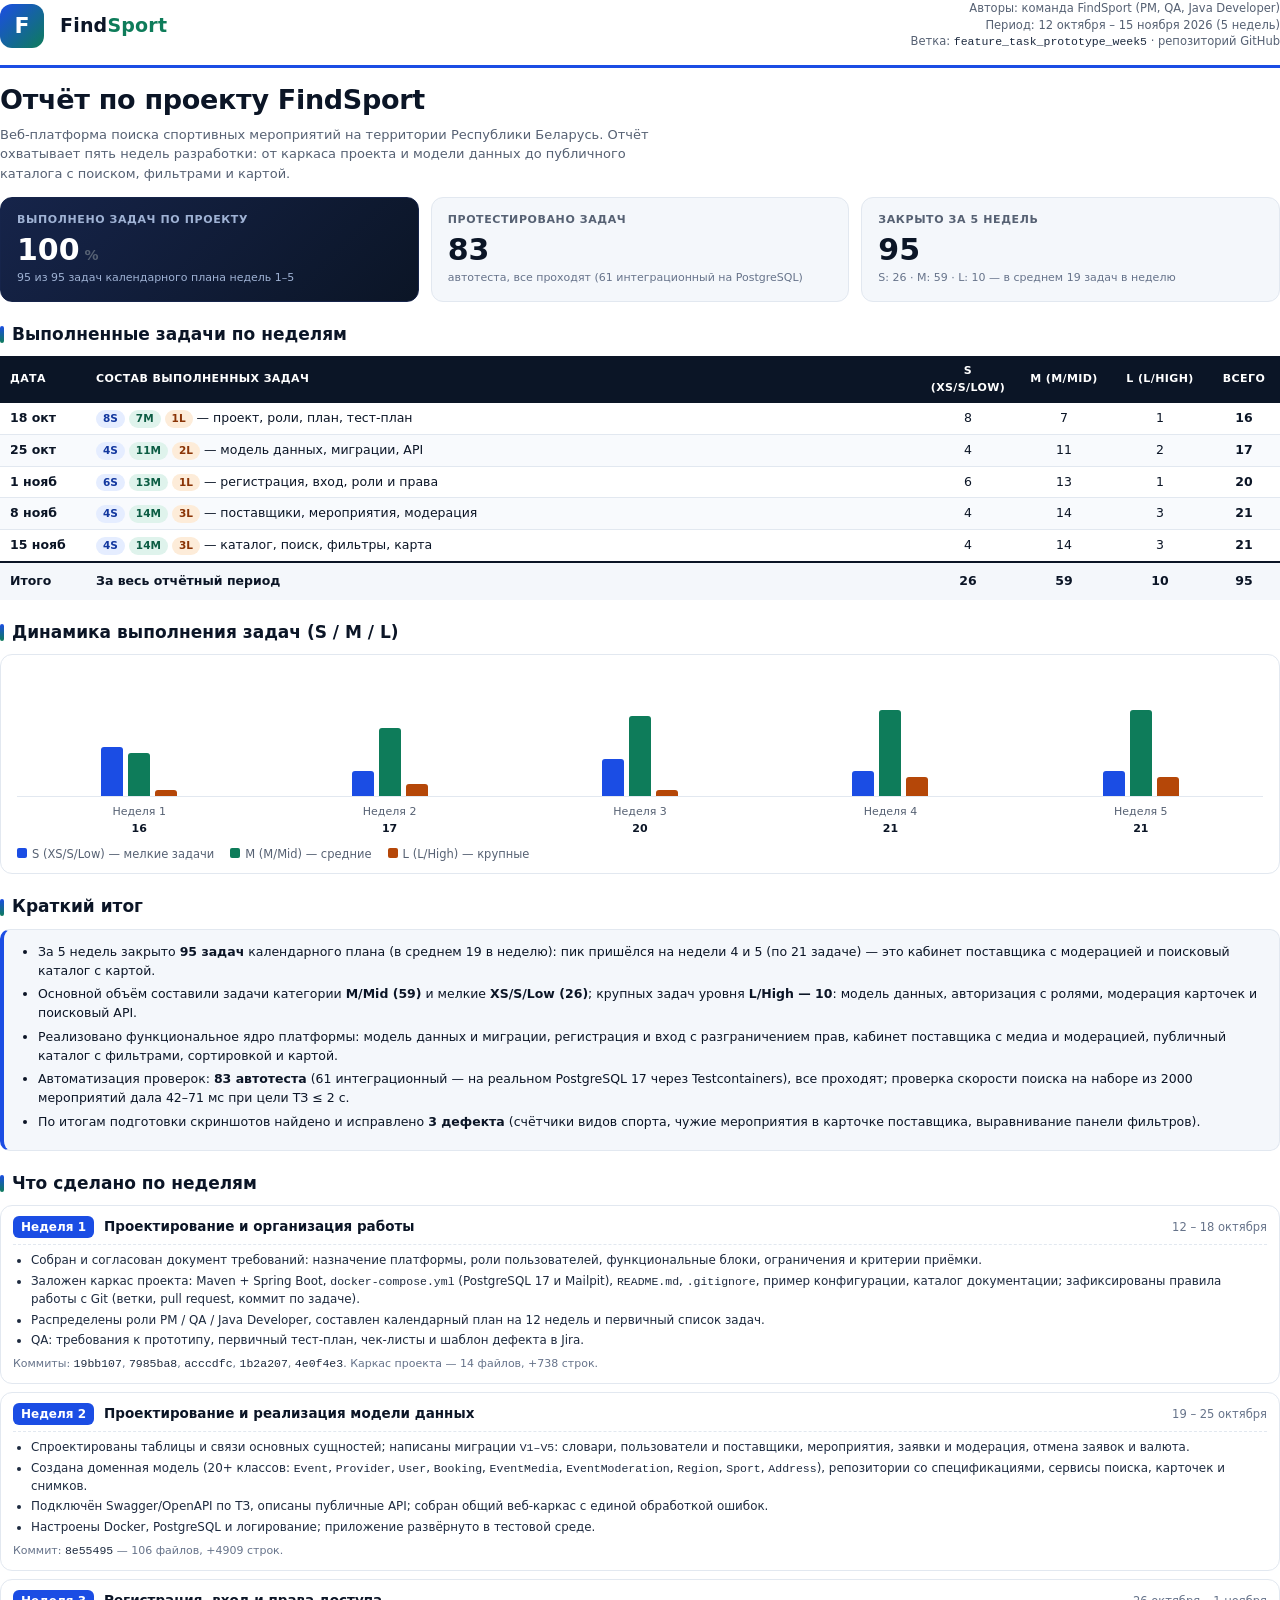
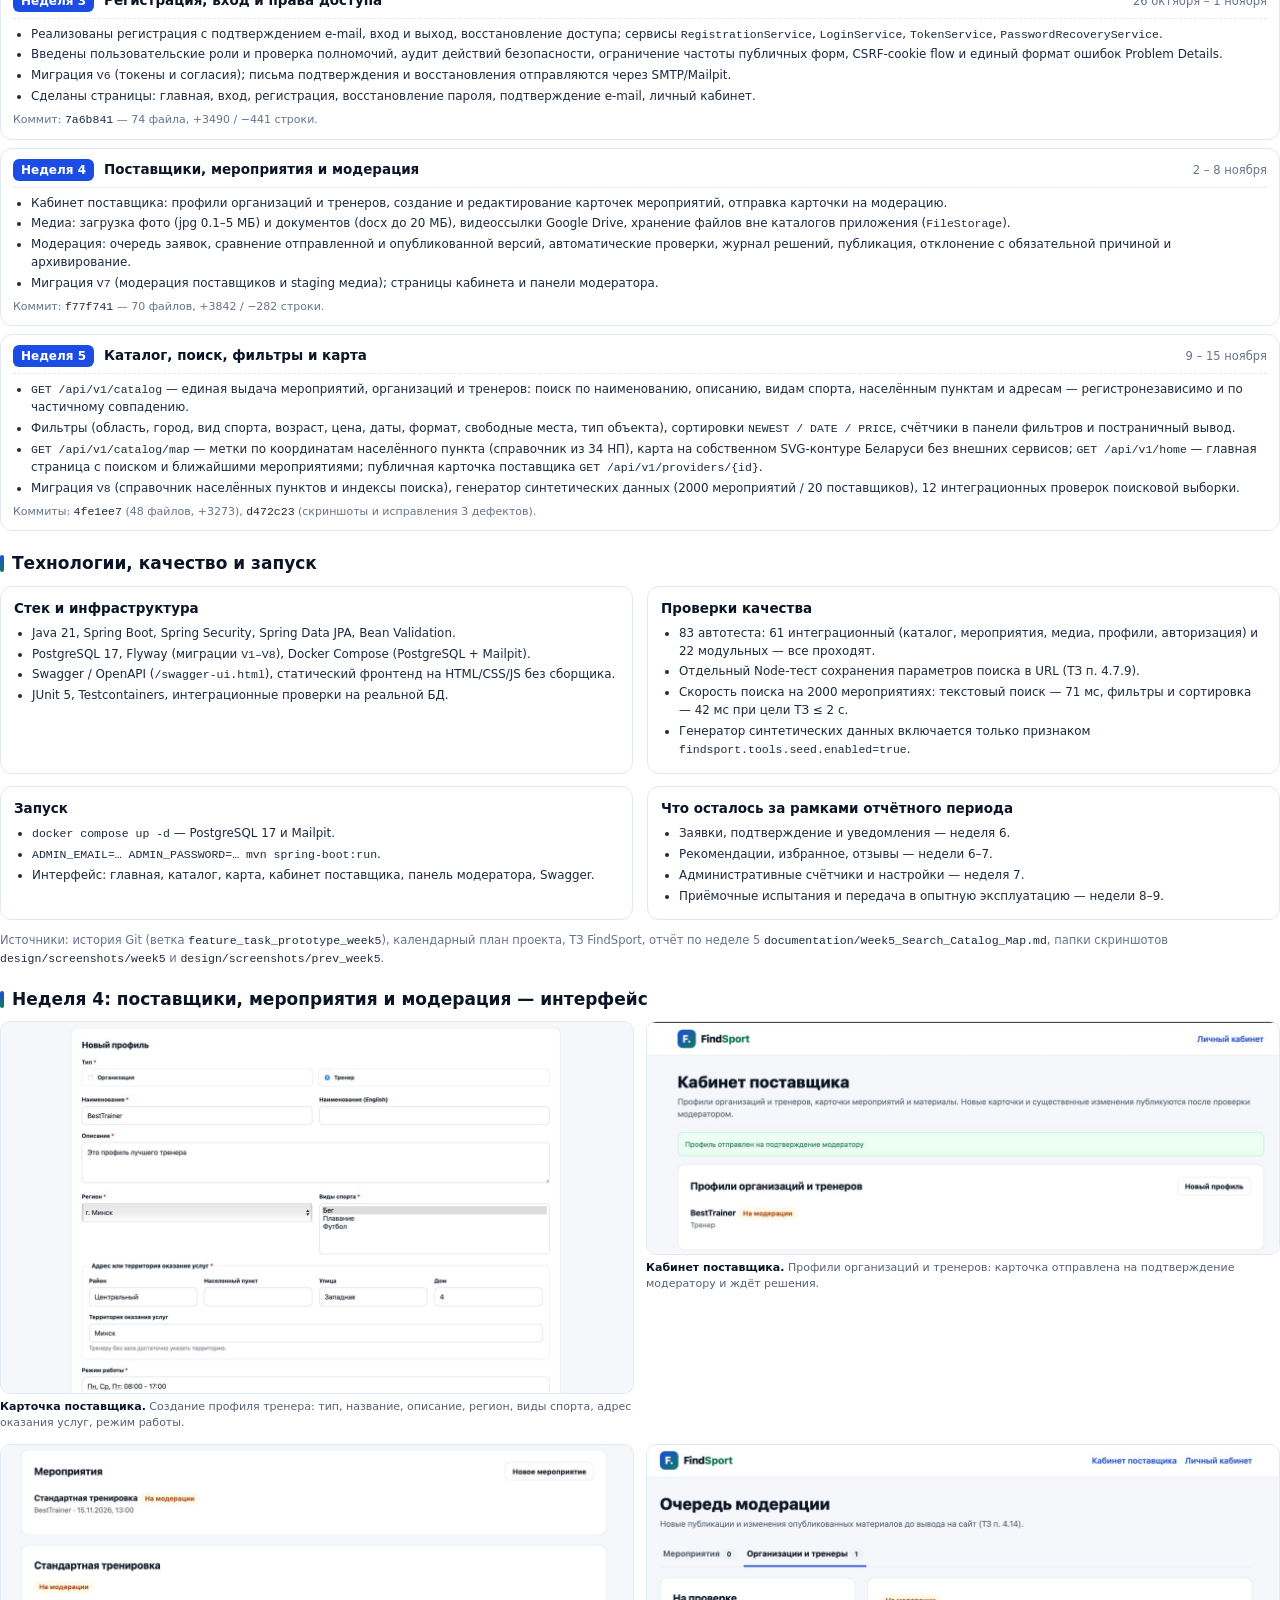
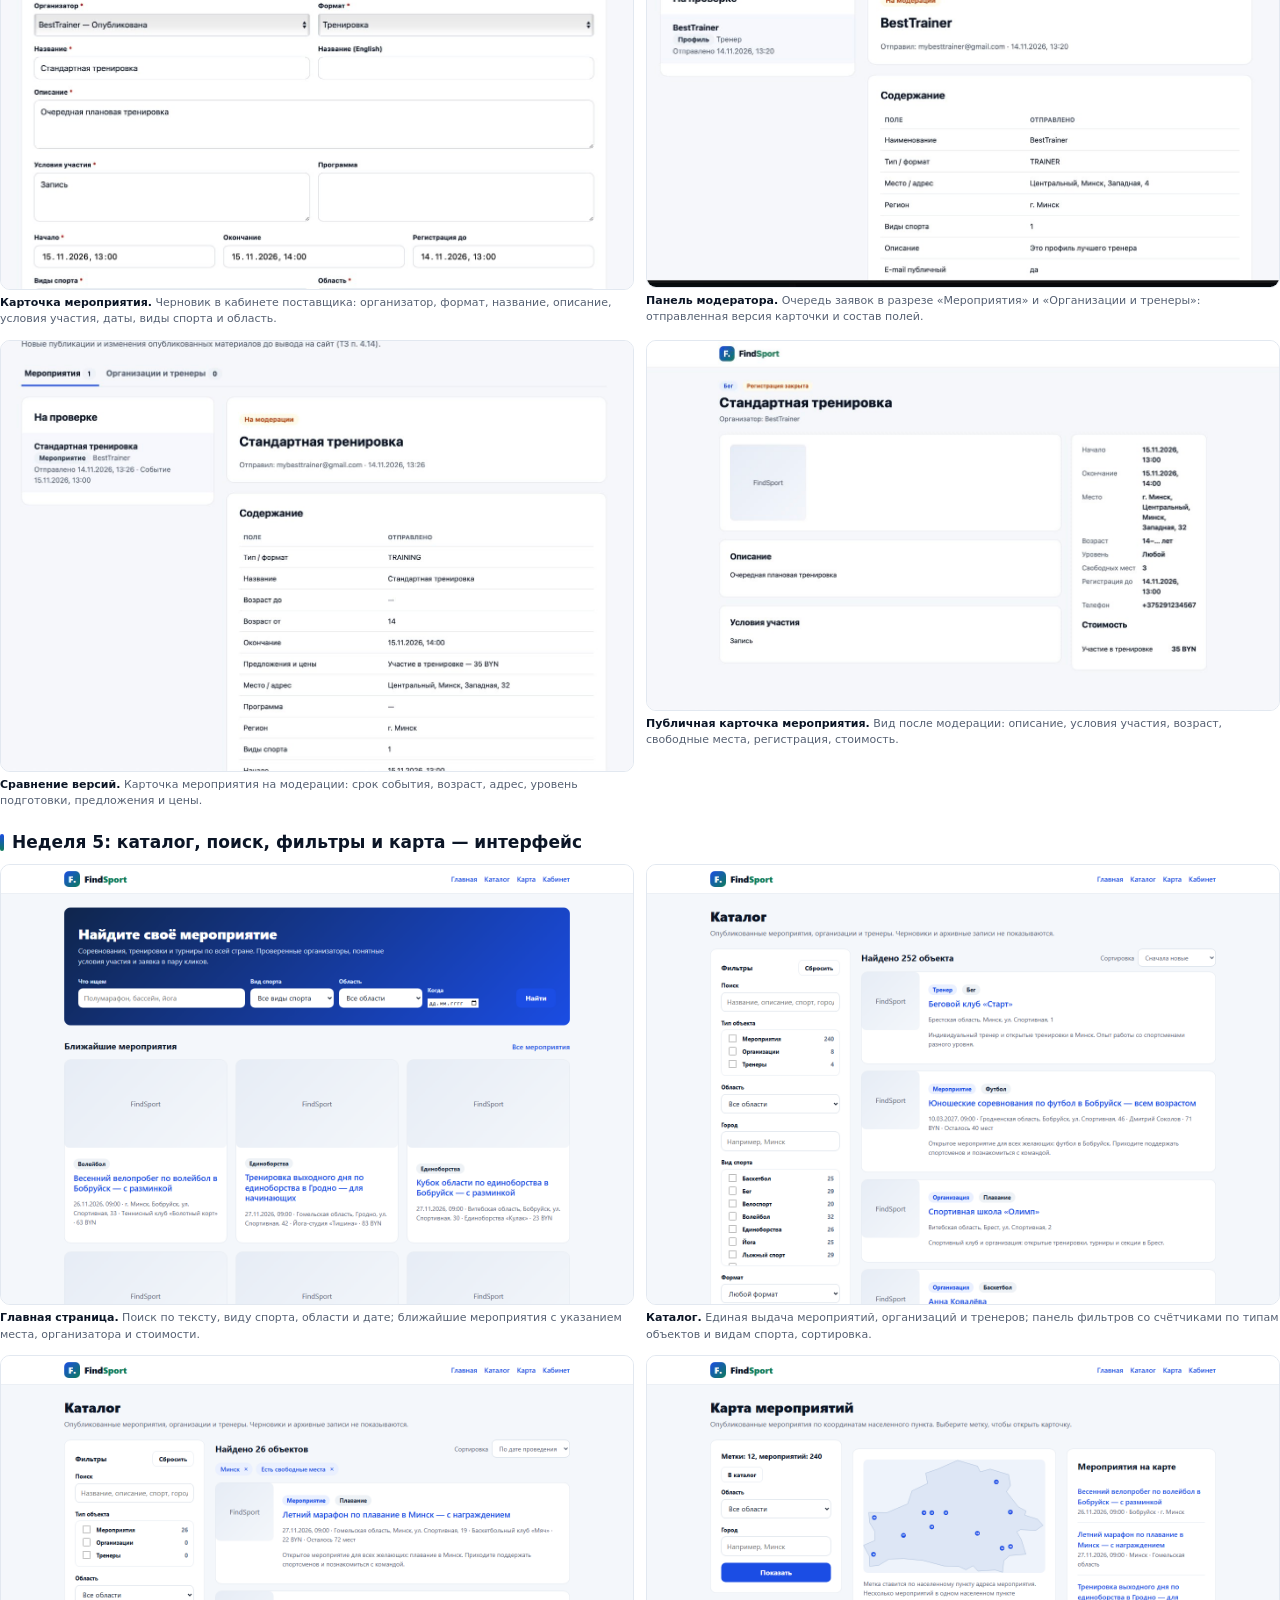
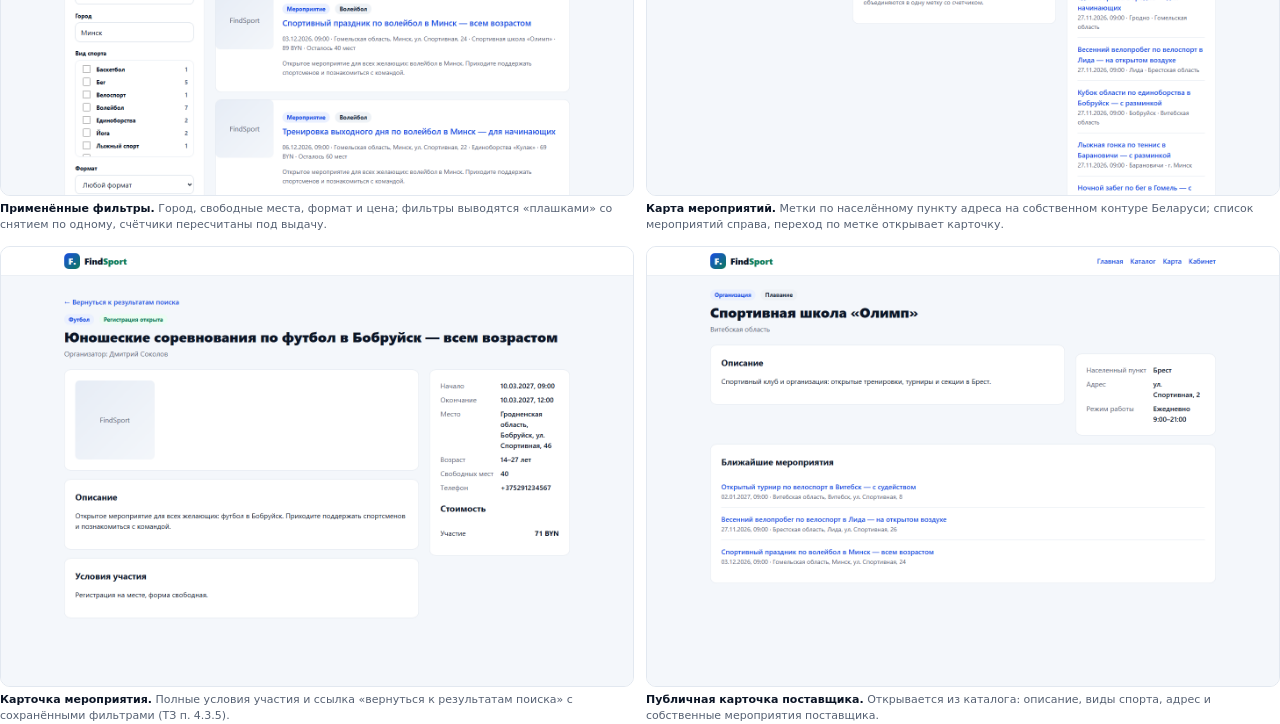
<file: documentation/report/FindSport_Report_Weeks_1-5.html>
<!DOCTYPE html>
<html lang="ru">
<head>
<meta charset="utf-8">
<title>Отчёт по проекту FindSport — недели 1–5</title>
<style>
    :root {
        --ink: #0b1526; --ink-2: #1d2a3f; --muted: #566173; --muted-2: #66738a;
        --primary: #1b4de4; --green: #0e7c5a; --amber: #b54708; --red: #b42318;
        --line: #e2e8f0; --bg: #f4f7fb; --surface: #ffffff;
    }
    * { box-sizing: border-box; }
    body {
        margin: 0; padding: 0;
        font: 13px/1.5 "Segoe UI", system-ui, -apple-system, Arial, sans-serif;
        color: var(--ink); background: #fff;
        -webkit-print-color-adjust: exact; print-color-adjust: exact;
    }
    h1, h2, h3, p, ul, table { margin: 0; }
    ul { padding-left: 18px; }
    li { margin-bottom: 3px; }
    code { font-family: Consolas, "Cascadia Mono", monospace; font-size: 11.5px; color: var(--ink-2); }

    /* ---------- шапка ---------- */
    .cover { display: flex; align-items: center; gap: 16px; padding-bottom: 14px; border-bottom: 3px solid var(--primary); }
    .logo-mark { width: 44px; height: 44px; border-radius: 12px; display: grid; place-items: center;
        color: #fff; font-weight: 800; font-size: 22px;
        background: linear-gradient(135deg, var(--primary), var(--green)); }
    .brand { font-size: 19px; font-weight: 800; letter-spacing: .2px; }
    .brand span { color: var(--green); }
    .cover-meta { margin-left: auto; text-align: right; color: var(--muted); font-size: 11.5px; line-height: 1.45; }
    h1 { font-size: 27px; font-weight: 800; letter-spacing: -.3px; margin: 12px 0 4px; }
    .lead { color: var(--muted); font-size: 13px; max-width: 660px; }

    /* ---------- KPI ---------- */
    .kpis { display: flex; gap: 12px; margin: 14px 0 18px; page-break-inside: avoid; }
    .kpi { flex: 1; background: var(--bg); border: 1px solid var(--line); border-radius: 12px; padding: 14px 16px; }
    .kpi .label { color: var(--muted); font-size: 11px; text-transform: uppercase; letter-spacing: .6px; font-weight: 700; }
    .kpi .value { font-size: 30px; font-weight: 800; line-height: 1.15; margin-top: 4px; }
    .kpi .value small { font-size: 14px; font-weight: 700; color: var(--muted); }
    .kpi .note { color: var(--muted-2); font-size: 11px; margin-top: 3px; }
    .kpi.accent { background: linear-gradient(135deg, #16244a, #0b1526); border-color: #16244a; }
    .kpi.accent .label, .kpi.accent .note { color: #9fb2d4; }
    .kpi.accent .value { color: #fff; }

    h2 { font-size: 17px; font-weight: 800; margin: 20px 0 9px; display: flex; align-items: center; gap: 8px; page-break-after: avoid; }
    h2::before { content: ""; width: 4px; height: 17px; border-radius: 3px; background: linear-gradient(180deg, var(--primary), var(--green)); }
    h3 { font-size: 13.5px; font-weight: 800; }

    /* ---------- таблица ---------- */
    table { width: 100%; border-collapse: collapse; }
    thead th { background: var(--ink); color: #fff; font-size: 11px; text-transform: uppercase; letter-spacing: .4px;
        text-align: left; padding: 7px 10px; font-weight: 700; }
    thead th.num, td.num { text-align: center; }
    tbody td { padding: 6px 10px; border-bottom: 1px solid var(--line); font-size: 12.5px; }
    tbody tr:nth-child(even) { background: #f8fafd; }
    tfoot td { padding: 9px 10px; font-weight: 800; font-size: 12.5px; background: var(--bg); border-top: 2px solid var(--ink); }
    .date { font-weight: 700; white-space: nowrap; }
    .tag { display: inline-block; padding: 1px 7px; border-radius: 20px; font-size: 10.5px; font-weight: 700; }
    .tag.s { background: #e5edff; color: #12379f; }
    .tag.m { background: #dff3ec; color: #0b5c43; }
    .tag.l { background: #fdecd9; color: #8a3406; }

    /* ---------- график ---------- */
    .chart-wrap { border: 1px solid var(--line); border-radius: 12px; padding: 14px 16px 10px; page-break-inside: avoid; }
    .chart { display: flex; align-items: flex-end; gap: 18px; height: 128px; border-bottom: 1px solid var(--line); padding: 0 6px; }
    .chart-group { flex: 1; display: flex; align-items: flex-end; justify-content: center; gap: 5px; }
    .bar { width: 22px; border-radius: 3px 3px 0 0; }
    .bar.s { background: var(--primary); }
    .bar.m { background: var(--green); }
    .bar.l { background: var(--amber); }
    .chart-labels { display: flex; gap: 18px; padding: 7px 6px 0; }
    .chart-labels div { flex: 1; text-align: center; font-size: 11px; color: var(--muted); }
    .chart-labels b { color: var(--ink); }
    .legend { display: flex; gap: 16px; margin-top: 9px; font-size: 11.5px; color: var(--muted); }
    .legend i { display: inline-block; width: 10px; height: 10px; border-radius: 2px; margin-right: 5px; }

    /* ---------- недели ---------- */
    .week { border: 1px solid var(--line); border-radius: 12px; padding: 10px 12px; margin-bottom: 8px; page-break-inside: avoid; }
    .week-head { display: flex; align-items: baseline; gap: 10px; border-bottom: 1px dashed var(--line); padding-bottom: 6px; margin-bottom: 7px; }
    .week-num { font-size: 12px; font-weight: 800; color: #fff; background: var(--primary); border-radius: 6px; padding: 2px 8px; }
    .week-title { font-size: 13.5px; font-weight: 800; }
    .week-dates { color: var(--muted-2); font-size: 11.5px; margin-left: auto; white-space: nowrap; }
    .week ul { font-size: 11.9px; color: var(--ink-2); }
    .week .fact { margin-top: 5px; font-size: 11px; color: var(--muted-2); }

    /* ---------- скриншоты ---------- */
    .shots { display: flex; gap: 12px; flex-wrap: wrap; }
    .shot { width: calc(50% - 6px); page-break-inside: avoid; }
    .shot img { width: 100%; border: 1px solid var(--line); border-radius: 10px; display: block; background: #f8fafd; }
    .shot .cap { font-size: 11px; color: var(--muted); margin-top: 5px; }
    .shot .cap b { color: var(--ink); }

    /* ---------- итог ---------- */
    .summary { background: var(--bg); border: 1px solid var(--line); border-left: 4px solid var(--primary);
        border-radius: 10px; padding: 13px 16px; font-size: 12.5px; page-break-inside: avoid; }
    .summary li { margin-bottom: 5px; }
    .cols { display: flex; gap: 14px; page-break-inside: avoid; }
    .cols > div { flex: 1; }
    .panel { border: 1px solid var(--line); border-radius: 12px; padding: 11px 13px; page-break-inside: avoid; }
    .panel ul { font-size: 11.9px; color: var(--ink-2); }
    .panel h3 { margin-bottom: 7px; }
    .note-line { color: var(--muted-2); font-size: 11.5px; margin-top: 12px; }
    .page-break { page-break-before: always; }
</style>
</head>
<body>

<!-- ================= ШАПКА ================= -->
<div class="cover">
    <div class="logo-mark">F</div>
    <div class="brand">Find<span>Sport</span></div>
    <div class="cover-meta">
        Авторы: команда FindSport (PM, QA, Java Developer)<br>
        Период: 12 октября – 15 ноября 2026 (5 недель)<br>
        Ветка: <code>feature_task_prototype_week5</code> · репозиторий GitHub
    </div>
</div>

<h1>Отчёт по проекту FindSport</h1>
<p class="lead">Веб-платформа поиска спортивных мероприятий на территории Республики Беларусь.
Отчёт охватывает пять недель разработки: от каркаса проекта и модели данных до публичного
каталога с поиском, фильтрами и картой.</p>

<!-- ================= KPI ================= -->
<div class="kpis">
    <div class="kpi accent">
        <div class="label">Выполнено задач по проекту</div>
        <div class="value">100<small> %</small></div>
        <div class="note">95 из 95 задач календарного плана недель 1–5</div>
    </div>
    <div class="kpi">
        <div class="label">Протестировано задач</div>
        <div class="value">83</div>
        <div class="note">автотеста, все проходят (61 интеграционный на PostgreSQL)</div>
    </div>
    <div class="kpi">
        <div class="label">Закрыто за 5 недель</div>
        <div class="value">95</div>
        <div class="note">S: 26 · M: 59 · L: 10 — в среднем 19 задач в неделю</div>
    </div>
</div>

<!-- ================= ТАБЛИЦА ================= -->
<h2>Выполненные задачи по неделям</h2>
<table>
    <thead>
        <tr>
            <th style="width:86px">Дата</th>
            <th>Состав выполненных задач</th>
            <th class="num" style="width:96px">S (XS/S/Low)</th>
            <th class="num" style="width:96px">M (M/Mid)</th>
            <th class="num" style="width:96px">L (L/High)</th>
            <th class="num" style="width:72px">Всего</th>
        </tr>
    </thead>
    <tbody>
        <tr>
            <td class="date">18 окт</td>
            <td><span class="tag s">8S</span> <span class="tag m">7M</span> <span class="tag l">1L</span> — проект, роли, план, тест-план</td>
            <td class="num">8</td><td class="num">7</td><td class="num">1</td><td class="num"><b>16</b></td>
        </tr>
        <tr>
            <td class="date">25 окт</td>
            <td><span class="tag s">4S</span> <span class="tag m">11M</span> <span class="tag l">2L</span> — модель данных, миграции, API</td>
            <td class="num">4</td><td class="num">11</td><td class="num">2</td><td class="num"><b>17</b></td>
        </tr>
        <tr>
            <td class="date">1 нояб</td>
            <td><span class="tag s">6S</span> <span class="tag m">13M</span> <span class="tag l">1L</span> — регистрация, вход, роли и права</td>
            <td class="num">6</td><td class="num">13</td><td class="num">1</td><td class="num"><b>20</b></td>
        </tr>
        <tr>
            <td class="date">8 нояб</td>
            <td><span class="tag s">4S</span> <span class="tag m">14M</span> <span class="tag l">3L</span> — поставщики, мероприятия, модерация</td>
            <td class="num">4</td><td class="num">14</td><td class="num">3</td><td class="num"><b>21</b></td>
        </tr>
        <tr>
            <td class="date">15 нояб</td>
            <td><span class="tag s">4S</span> <span class="tag m">14M</span> <span class="tag l">3L</span> — каталог, поиск, фильтры, карта</td>
            <td class="num">4</td><td class="num">14</td><td class="num">3</td><td class="num"><b>21</b></td>
        </tr>
    </tbody>
    <tfoot>
        <tr>
            <td class="date">Итого</td>
            <td>За весь отчётный период</td>
            <td class="num">26</td><td class="num">59</td><td class="num">10</td><td class="num">95</td>
        </tr>
    </tfoot>
</table>

<!-- ================= ГРАФИК ================= -->
<h2>Динамика выполнения задач (S / M / L)</h2>
<div class="chart-wrap">
    <div class="chart">
        <div class="chart-group">
            <div class="bar s" style="height:49px"></div><div class="bar m" style="height:43px"></div><div class="bar l" style="height:6px"></div>
        </div>
        <div class="chart-group">
            <div class="bar s" style="height:25px"></div><div class="bar m" style="height:68px"></div><div class="bar l" style="height:12px"></div>
        </div>
        <div class="chart-group">
            <div class="bar s" style="height:37px"></div><div class="bar m" style="height:80px"></div><div class="bar l" style="height:6px"></div>
        </div>
        <div class="chart-group">
            <div class="bar s" style="height:25px"></div><div class="bar m" style="height:86px"></div><div class="bar l" style="height:19px"></div>
        </div>
        <div class="chart-group">
            <div class="bar s" style="height:25px"></div><div class="bar m" style="height:86px"></div><div class="bar l" style="height:19px"></div>
        </div>
    </div>
    <div class="chart-labels">
        <div>Неделя 1<br><b>16</b></div>
        <div>Неделя 2<br><b>17</b></div>
        <div>Неделя 3<br><b>20</b></div>
        <div>Неделя 4<br><b>21</b></div>
        <div>Неделя 5<br><b>21</b></div>
    </div>
    <div class="legend">
        <span><i style="background:#1b4de4"></i>S (XS/S/Low) — мелкие задачи</span>
        <span><i style="background:#0e7c5a"></i>M (M/Mid) — средние</span>
        <span><i style="background:#b54708"></i>L (L/High) — крупные</span>
    </div>
</div>

<!-- ================= КРАТКИЙ ИТОГ ================= -->
<div class="page-break"></div>
<h2>Краткий итог</h2>
<div class="summary">
    <ul>
        <li>За 5 недель закрыто <b>95 задач</b> календарного плана (в среднем 19 в неделю): пик пришёлся
            на недели 4 и 5 (по 21 задаче) — это кабинет поставщика с модерацией и поисковый каталог с картой.</li>
        <li>Основной объём составили задачи категории <b>M/Mid (59)</b> и мелкие <b>XS/S/Low (26)</b>;
            крупных задач уровня <b>L/High — 10</b>: модель данных, авторизация с ролями, модерация карточек и поисковый API.</li>
        <li>Реализовано функциональное ядро платформы: модель данных и миграции, регистрация и вход с разграничением прав,
            кабинет поставщика с медиа и модерацией, публичный каталог с фильтрами, сортировкой и картой.</li>
        <li>Автоматизация проверок: <b>83 автотеста</b> (61 интеграционный — на реальном PostgreSQL 17 через Testcontainers),
            все проходят; проверка скорости поиска на наборе из 2000 мероприятий дала 42–71 мс при цели ТЗ ≤ 2 с.</li>
        <li>По итогам подготовки скриншотов найдено и исправлено <b>3 дефекта</b> (счётчики видов спорта, чужие мероприятия
            в карточке поставщика, выравнивание панели фильтров).</li>
    </ul>
</div>

<!-- ================= НЕДЕЛИ ================= -->
<h2>Что сделано по неделям</h2>

<div class="week">
    <div class="week-head">
        <span class="week-num">Неделя 1</span>
        <span class="week-title">Проектирование и организация работы</span>
        <span class="week-dates">12 – 18 октября</span>
    </div>
    <ul>
        <li>Собран и согласован документ требований: назначение платформы, роли пользователей, функциональные блоки,
            ограничения и критерии приёмки.</li>
        <li>Заложен каркас проекта: Maven + Spring Boot, <code>docker-compose.yml</code> (PostgreSQL 17 и Mailpit),
            <code>README.md</code>, <code>.gitignore</code>, пример конфигурации, каталог документации; зафиксированы
            правила работы с Git (ветки, pull request, коммит по задаче).</li>
        <li>Распределены роли PM / QA / Java Developer, составлен календарный план на 12 недель и первичный список задач.</li>
        <li>QA: требования к прототипу, первичный тест-план, чек-листы и шаблон дефекта в Jira.</li>
    </ul>
    <div class="fact">Коммиты: <code>19bb107</code>, <code>7985ba8</code>, <code>acccdfc</code>, <code>1b2a207</code>, <code>4e0f4e3</code>.
        Каркас проекта — 14 файлов, +738 строк.</div>
</div>

<div class="week">
    <div class="week-head">
        <span class="week-num">Неделя 2</span>
        <span class="week-title">Проектирование и реализация модели данных</span>
        <span class="week-dates">19 – 25 октября</span>
    </div>
    <ul>
        <li>Спроектированы таблицы и связи основных сущностей; написаны миграции <code>V1–V5</code>: словари,
            пользователи и поставщики, мероприятия, заявки и модерация, отмена заявок и валюта.</li>
        <li>Создана доменная модель (20+ классов: <code>Event</code>, <code>Provider</code>, <code>User</code>,
            <code>Booking</code>, <code>EventMedia</code>, <code>EventModeration</code>, <code>Region</code>,
            <code>Sport</code>, <code>Address</code>), репозитории со спецификациями, сервисы поиска, карточек и снимков.</li>
        <li>Подключён Swagger/OpenAPI по ТЗ, описаны публичные API; собран общий веб-каркас с единой обработкой ошибок.</li>
        <li>Настроены Docker, PostgreSQL и логирование; приложение развёрнуто в тестовой среде.</li>
    </ul>
    <div class="fact">Коммит: <code>8e55495</code> — 106 файлов, +4909 строк.</div>
</div>

<div class="week">
    <div class="week-head">
        <span class="week-num">Неделя 3</span>
        <span class="week-title">Регистрация, вход и права доступа</span>
        <span class="week-dates">26 октября – 1 ноября</span>
    </div>
    <ul>
        <li>Реализованы регистрация с подтверждением e-mail, вход и выход, восстановление доступа; сервисы
            <code>RegistrationService</code>, <code>LoginService</code>, <code>TokenService</code>, <code>PasswordRecoveryService</code>.</li>
        <li>Введены пользовательские роли и проверка полномочий, аудит действий безопасности, ограничение частоты публичных форм,
            CSRF-cookie flow и единый формат ошибок Problem Details.</li>
        <li>Миграция <code>V6</code> (токены и согласия); письма подтверждения и восстановления отправляются через SMTP/Mailpit.</li>
        <li>Сделаны страницы: главная, вход, регистрация, восстановление пароля, подтверждение e-mail, личный кабинет.</li>
    </ul>
    <div class="fact">Коммит: <code>7a6b841</code> — 74 файла, +3490 / −441 строки.</div>
</div>

<div class="week">
    <div class="week-head">
        <span class="week-num">Неделя 4</span>
        <span class="week-title">Поставщики, мероприятия и модерация</span>
        <span class="week-dates">2 – 8 ноября</span>
    </div>
    <ul>
        <li>Кабинет поставщика: профили организаций и тренеров, создание и редактирование карточек мероприятий,
            отправка карточки на модерацию.</li>
        <li>Медиа: загрузка фото (jpg 0.1–5 МБ) и документов (docx до 20 МБ), видеоссылки Google Drive,
            хранение файлов вне каталогов приложения (<code>FileStorage</code>).</li>
        <li>Модерация: очередь заявок, сравнение отправленной и опубликованной версий, автоматические проверки,
            журнал решений, публикация, отклонение с обязательной причиной и архивирование.</li>
        <li>Миграция <code>V7</code> (модерация поставщиков и staging медиа); страницы кабинета и панели модератора.</li>
    </ul>
    <div class="fact">Коммит: <code>f77f741</code> — 70 файлов, +3842 / −282 строки.</div>
</div>

<div class="week">
    <div class="week-head">
        <span class="week-num">Неделя 5</span>
        <span class="week-title">Каталог, поиск, фильтры и карта</span>
        <span class="week-dates">9 – 15 ноября</span>
    </div>
    <ul>
        <li><code>GET /api/v1/catalog</code> — единая выдача мероприятий, организаций и тренеров: поиск по наименованию,
            описанию, видам спорта, населённым пунктам и адресам — регистронезависимо и по частичному совпадению.</li>
        <li>Фильтры (область, город, вид спорта, возраст, цена, даты, формат, свободные места, тип объекта),
            сортировки <code>NEWEST / DATE / PRICE</code>, счётчики в панели фильтров и постраничный вывод.</li>
        <li><code>GET /api/v1/catalog/map</code> — метки по координатам населённого пункта (справочник из 34 НП),
            карта на собственном SVG-контуре Беларуси без внешних сервисов; <code>GET /api/v1/home</code> — главная страница
            с поиском и ближайшими мероприятиями; публичная карточка поставщика <code>GET /api/v1/providers/{id}</code>.</li>
        <li>Миграция <code>V8</code> (справочник населённых пунктов и индексы поиска), генератор синтетических данных
            (2000 мероприятий / 20 поставщиков), 12 интеграционных проверок поисковой выборки.</li>
    </ul>
    <div class="fact">Коммиты: <code>4fe1ee7</code> (48 файлов, +3273), <code>d472c23</code> (скриншоты и исправления 3 дефектов).</div>
</div>

<!-- ================= КАЧЕСТВО ================= -->
<h2>Технологии, качество и запуск</h2>
<div class="cols">
    <div class="panel">
        <h3>Стек и инфраструктура</h3>
        <ul>
            <li>Java 21, Spring Boot, Spring Security, Spring Data JPA, Bean Validation.</li>
            <li>PostgreSQL 17, Flyway (миграции <code>V1–V8</code>), Docker Compose (PostgreSQL + Mailpit).</li>
            <li>Swagger / OpenAPI (<code>/swagger-ui.html</code>), статический фронтенд на HTML/CSS/JS без сборщика.</li>
            <li>JUnit 5, Testcontainers, интеграционные проверки на реальной БД.</li>
        </ul>
    </div>
    <div class="panel">
        <h3>Проверки качества</h3>
        <ul>
            <li>83 автотеста: 61 интеграционный (каталог, мероприятия, медиа, профили, авторизация) и 22 модульных — все проходят.</li>
            <li>Отдельный Node-тест сохранения параметров поиска в URL (ТЗ п. 4.7.9).</li>
            <li>Скорость поиска на 2000 мероприятиях: текстовый поиск — 71 мс, фильтры и сортировка — 42 мс при цели ТЗ ≤ 2 с.</li>
            <li>Генератор синтетических данных включается только признаком <code>findsport.tools.seed.enabled=true</code>.</li>
        </ul>
    </div>
</div>

<div class="cols" style="margin-top:12px">
    <div class="panel">
        <h3>Запуск</h3>
        <ul>
            <li><code>docker compose up -d</code> — PostgreSQL 17 и Mailpit.</li>
            <li><code>ADMIN_EMAIL=… ADMIN_PASSWORD=… mvn spring-boot:run</code>.</li>
            <li>Интерфейс: главная, каталог, карта, кабинет поставщика, панель модератора, Swagger.</li>
        </ul>
    </div>
    <div class="panel">
        <h3>Что осталось за рамками отчётного периода</h3>
        <ul>
            <li>Заявки, подтверждение и уведомления — неделя 6.</li>
            <li>Рекомендации, избранное, отзывы — недели 6–7.</li>
            <li>Административные счётчики и настройки — неделя 7.</li>
            <li>Приёмочные испытания и передача в опытную эксплуатацию — недели 8–9.</li>
        </ul>
    </div>
</div>

<p class="note-line">Источники: история Git (ветка <code>feature_task_prototype_week5</code>), календарный план проекта, ТЗ FindSport, отчёт по неделе 5 <code>documentation/Week5_Search_Catalog_Map.md</code>, папки скриншотов <code>design/screenshots/week5</code> и <code>design/screenshots/prev_week5</code>.</p>

<!-- ================= СКРИНШОТЫ НЕДЕЛИ 4 ================= -->
<div class="page-break"></div>
<h2>Неделя 4: поставщики, мероприятия и модерация — интерфейс</h2>
<div class="shots">
    <div class="shot">
        <img src="../../design/screenshots/prev_week5/photo_4_2026-11-27_17-15-05.jpg" alt="Новый профиль тренера">
        <div class="cap"><b>Карточка поставщика.</b> Создание профиля тренера: тип, название, описание, регион,
            виды спорта, адрес оказания услуг, режим работы.</div>
    </div>
    <div class="shot">
        <img src="../../design/screenshots/prev_week5/photo_8_2026-11-27_17-15-05.jpg" alt="Кабинет поставщика">
        <div class="cap"><b>Кабинет поставщика.</b> Профили организаций и тренеров: карточка отправлена
            на подтверждение модератору и ждёт решения.</div>
    </div>
    <div class="shot">
        <img src="../../design/screenshots/prev_week5/photo_7_2026-11-27_17-15-05.jpg" alt="Карточка мероприятия в кабинете">
        <div class="cap"><b>Карточка мероприятия.</b> Черновик в кабинете поставщика: организатор, формат, название,
            описание, условия участия, даты, виды спорта и область.</div>
    </div>
    <div class="shot">
        <img src="../../design/screenshots/prev_week5/photo_5_2026-11-27_17-15-05.jpg" alt="Очередь модерации">
        <div class="cap"><b>Панель модератора.</b> Очередь заявок в разрезе «Мероприятия» и «Организации и тренеры»:
            отправленная версия карточки и состав полей.</div>
    </div>
    <div class="shot">
        <img src="../../design/screenshots/prev_week5/photo_10_2026-11-27_17-15-05.jpg" alt="Мероприятие на модерации">
        <div class="cap"><b>Сравнение версий.</b> Карточка мероприятия на модерации: срок события, возраст, адрес,
            уровень подготовки, предложения и цены.</div>
    </div>
    <div class="shot">
        <img src="../../design/screenshots/prev_week5/photo_11_2026-11-27_17-15-05.jpg" alt="Публичная карточка мероприятия">
        <div class="cap"><b>Публичная карточка мероприятия.</b> Вид после модерации: описание, условия участия,
            возраст, свободные места, регистрация, стоимость.</div>
    </div>
</div>

<!-- ================= СКРИНШОТЫ НЕДЕЛИ 5 ================= -->
<div class="page-break"></div>
<h2>Неделя 5: каталог, поиск, фильтры и карта — интерфейс</h2>
<div class="shots">
    <div class="shot">
        <img src="../../design/screenshots/week5/01-home.png" alt="Главная страница">
        <div class="cap"><b>Главная страница.</b> Поиск по тексту, виду спорта, области и дате; ближайшие мероприятия
            с указанием места, организатора и стоимости.</div>
    </div>
    <div class="shot">
        <img src="../../design/screenshots/week5/02-catalog.png" alt="Каталог">
        <div class="cap"><b>Каталог.</b> Единая выдача мероприятий, организаций и тренеров; панель фильтров со
            счётчиками по типам объектов и видам спорта, сортировка.</div>
    </div>
    <div class="shot">
        <img src="../../design/screenshots/week5/03-catalog-filtered.png" alt="Каталог с фильтрами">
        <div class="cap"><b>Применённые фильтры.</b> Город, свободные места, формат и цена; фильтры выводятся «плашками»
            со снятием по одному, счётчики пересчитаны под выдачу.</div>
    </div>
    <div class="shot">
        <img src="../../design/screenshots/week5/04-map.png" alt="Карта мероприятий">
        <div class="cap"><b>Карта мероприятий.</b> Метки по населённому пункту адреса на собственном контуре Беларуси;
            список мероприятий справа, переход по метке открывает карточку.</div>
    </div>
    <div class="shot">
        <img src="../../design/screenshots/week5/05-event.png" alt="Карточка мероприятия">
        <div class="cap"><b>Карточка мероприятия.</b> Полные условия участия и ссылка «вернуться к результатам поиска»
            с сохранёнными фильтрами (ТЗ п. 4.3.5).</div>
    </div>
    <div class="shot">
        <img src="../../design/screenshots/week5/06-provider-card.png" alt="Карточка поставщика">
        <div class="cap"><b>Публичная карточка поставщика.</b> Открывается из каталога: описание, виды спорта,
            адрес и собственные мероприятия поставщика.</div>
    </div>
</div>


</body>
</html>
</file>
